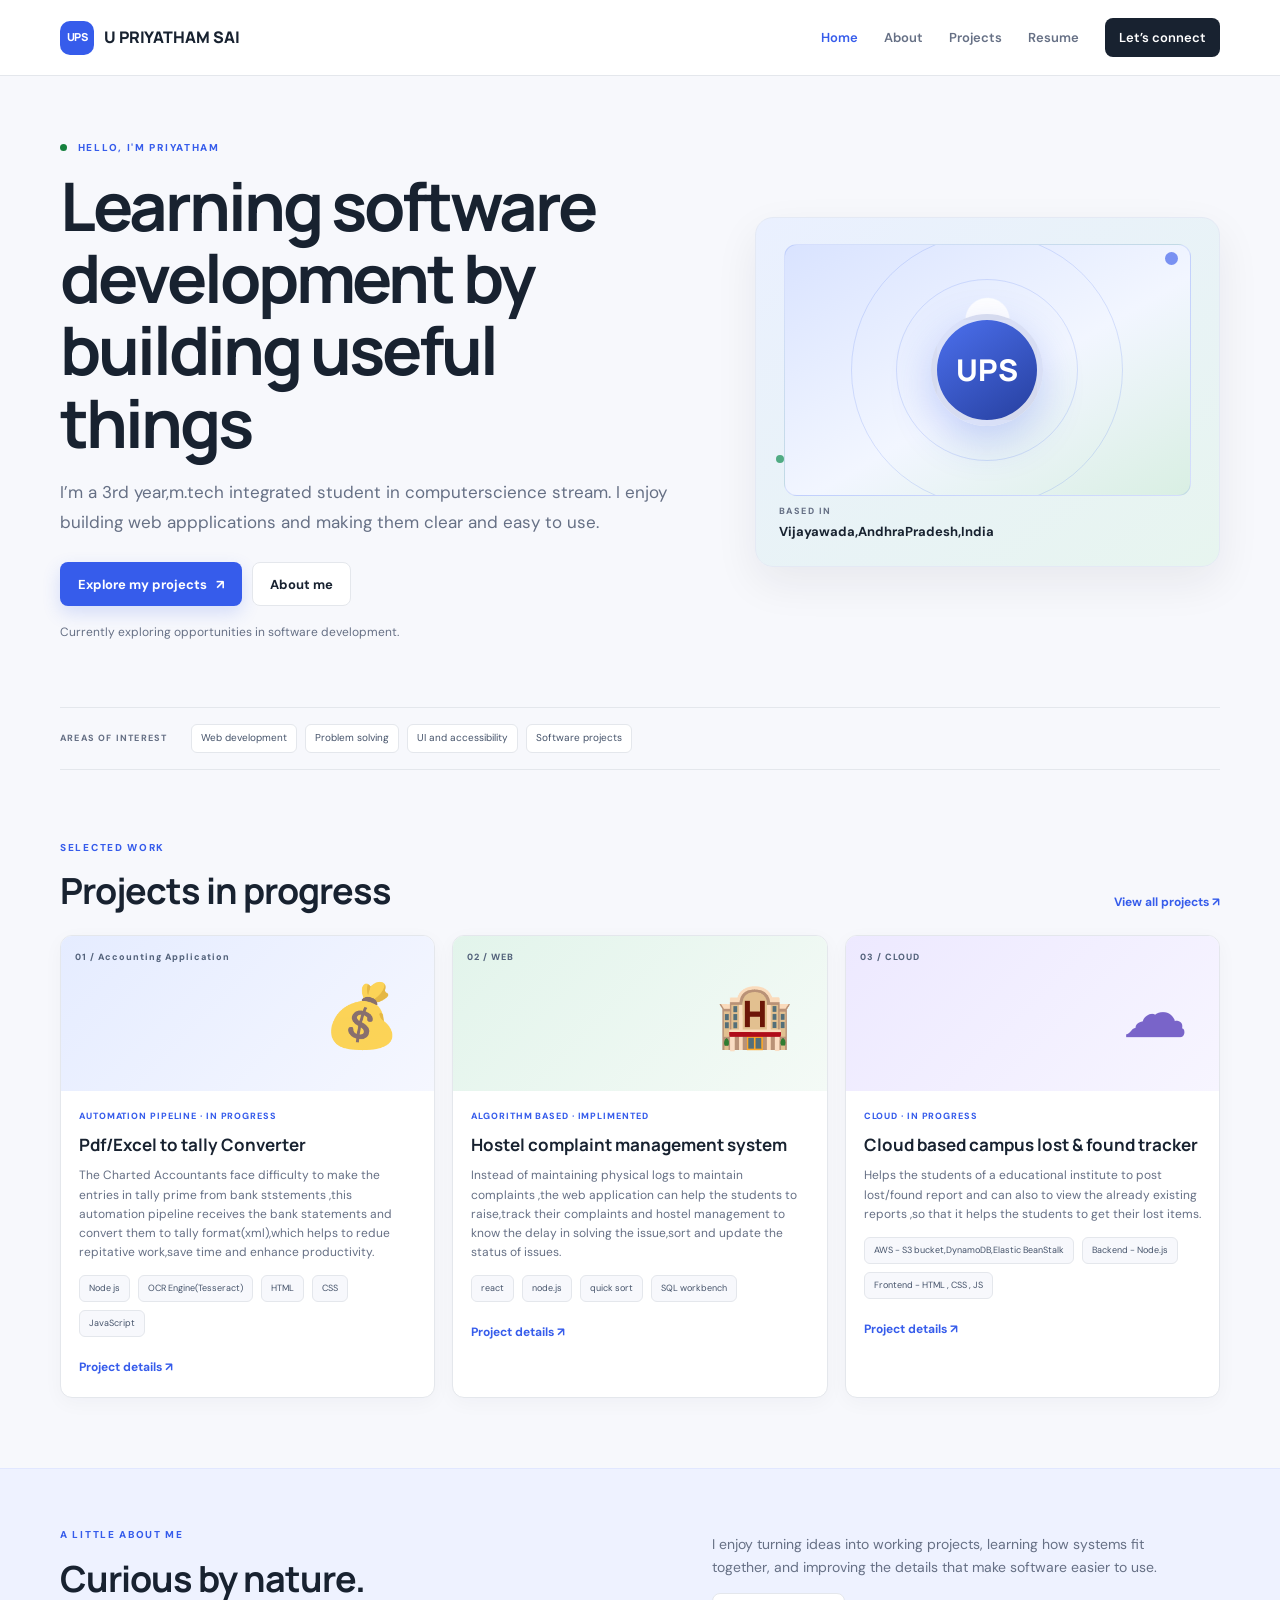
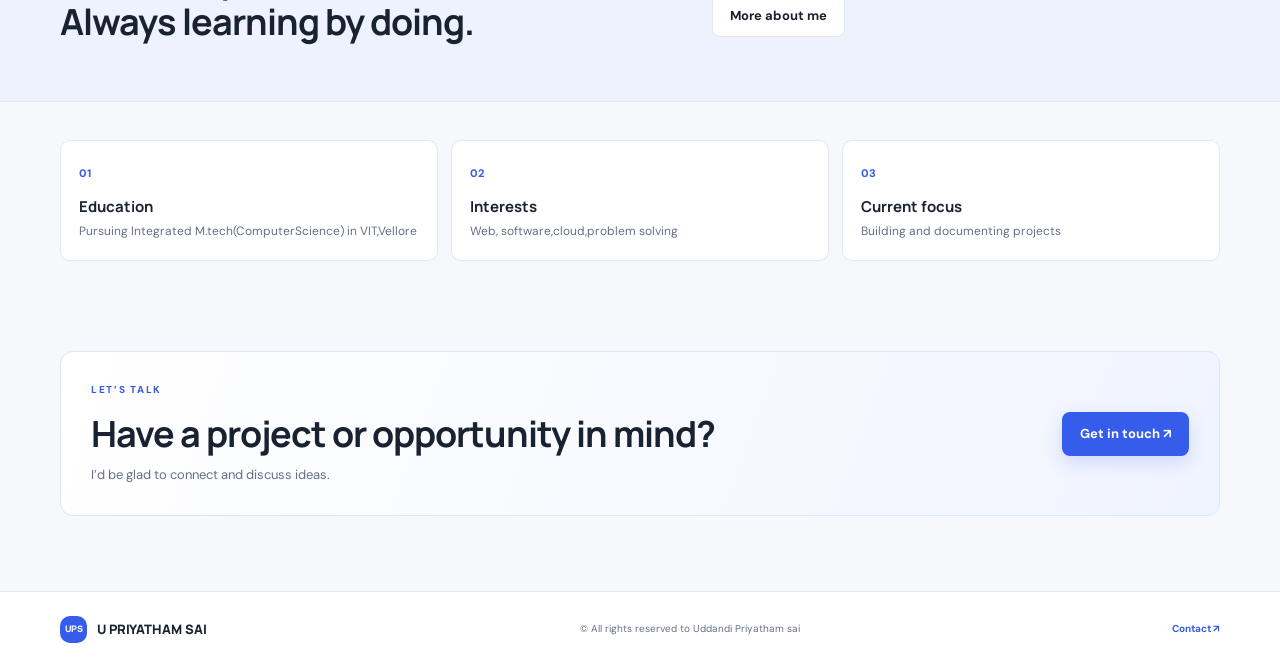
<file: index.html>
<!doctype html>
<html lang="en">
<head>
  <meta charset="utf-8">
  <meta name="viewport" content="width=device-width, initial-scale=1">
  <meta name="description" content="Personal portfolio of an aspiring software developer.">
  <title>Home | U PRIYATHAM SAI</title>
  <link rel="stylesheet" href="css/style.css">
  <script src="js/main.js" defer></script>
</head>
<body>
  <a class="skip-link" href="#main">Skip to content</a>
  <header class="site-header">
    <a class="brand" href="index.html"><span class="brand-mark">UPS</span> U PRIYATHAM SAI</a>
    <button class="menu-toggle" aria-expanded="false" aria-controls="site-nav" aria-label="Open menu">☰</button>
    <nav id="site-nav" class="site-nav" aria-label="Main navigation">
      <a href="index.html" aria-current="page">Home</a>
      <a href="about.html">About</a>
      <a href="projects.html">Projects</a>
      <a href="resume.html">Resume</a>
      <a class="nav-cta" href="contact.html">Let’s connect</a>
    </nav>
  </header>

  <main id="main">
    <section class="hero wrap">
      <div class="hero-copy">
        <p class="eyebrow"><span class="status-dot"></span> HELLO, I'M PRIYATHAM</p>
        <h1>Learning software development by building useful things</h1>
        <p class="lead">I’m a 3rd year,m.tech integrated student in computerscience stream. I enjoy building web appplications and making them clear and easy to use.</p>
        <div class="button-row">
          <a class="button primary" href="projects.html">Explore my projects <span aria-hidden="true">↗</span></a>
          <a class="button secondary" href="about.html">About me</a>
        </div>
        <p class="availability">Currently exploring opportunities in software development.</p>
      </div>
      <div class="portrait-card" aria-label="Profile placeholder">
        <div class="portrait-art"><span>UPS</span></div>
        <div class="portrait-caption"><span>BASED IN</span><strong>Vijayawada,AndhraPradesh,India</strong></div>
        <span class="orbit orbit-one"></span><span class="orbit orbit-two"></span>
      </div>
    </section>

    <section class="wrap skill-strip" aria-label="Areas of interest">
      <span>AREAS OF INTEREST</span>
      <ul class="chips"><li>Web development</li><li>Problem solving</li><li>UI and accessibility</li><li>Software projects</li></ul>
    </section>

    <section class="section wrap">
      <div class="section-heading">
        <div><p class="eyebrow">SELECTED WORK</p><h2>Projects in progress</h2></div>
        <a class="text-link" href="projects.html">View all projects ↗</a>
      </div>
      <div class="project-grid home-projects">
        <article class="project-card">
          <div class="project-art art-blue"><span>01 / Accounting Application</span><b>💰</b></div>
          <div class="project-content"><p class="card-kicker">AUTOMATION PIPELINE · IN PROGRESS</p><h3>Pdf/Excel to tally Converter</h3><p>The Charted Accountants face difficulty to make the entries in tally prime from bank ststements ,this automation pipeline receives the bank statements and convert them to tally format(xml),which helps to redue repitative work,save time and enhance productivity.</p><div class="tag-row"><span>Node js</span><span>OCR Engine(Tesseract)</span><span>HTML</span><span>CSS</span><span>JavaScript</span></div><a class="text-link" href="projects.html">Project details ↗</a></div>
        </article>
        <article class="project-card">
          <div class="project-art art-mint"><span>02 / WEB</span><b>🏨</b></div>
          <div class="project-content"><p class="card-kicker">ALGORITHM BASED · IMPLIMENTED</p><h3>Hostel complaint management system</h3><p>Instead of maintaining physical logs to maintain complaints ,the web application can help the students to raise,track their complaints and hostel management to know the delay in solving the issue,sort and update the status of issues.</p><div class="tag-row"><span>react</span><span>node.js</span><span>quick sort</span><span>SQL workbench</span></div><a class="text-link" href="projects.html">Project details ↗</a></div>
        </article>
        <article class="project-card">
          <div class="project-art art-lilac"><span>03 / CLOUD</span><b>☁</b></div>
          <div class="project-content"><p class="card-kicker">CLOUD · IN PROGRESS</p><h3>Cloud based campus lost & found tracker</h3><p>Helps the students of a educational institute to post lost/found report and can also to view the already existing reports ,so that it helps the students to get their lost items.</p><div class="tag-row"><span>AWS - S3 bucket,DynamoDB,Elastic BeanStalk</span><span>Backend - Node.js</span><span>Frontend - HTML , CSS , JS</span></div><a class="text-link" href="projects.html">Project details ↗</a></div>
        </article>
      </div>
    </section>

    <section class="about-preview">
      <div class="wrap preview-inner">
        <div><p class="eyebrow">A LITTLE ABOUT ME</p><h2>Curious by nature.<br>Always learning by doing.</h2></div>
        <div><p>I enjoy turning ideas into working projects, learning how systems fit together, and improving the details that make software easier to use.</p><a class="button secondary" href="about.html">More about me</a></div>
      </div>
    </section>

    <section class="wrap highlight-row" aria-label="Portfolio highlights">
      <article><span>01</span><h3>Education</h3><p>Pursuing Integrated M.tech(ComputerScience) in VIT,Vellore</p></article>
      <article><span>02</span><h3>Interests</h3><p>Web, software,cloud,problem solving</p></article>
      <article><span>03</span><h3>Current focus</h3><p>Building and documenting projects</p></article>
    </section>

    <section class="wrap closing-cta">
      <div><p class="eyebrow">LET’S TALK</p><h2>Have a project or opportunity in mind?</h2><p>I’d be glad to connect and discuss ideas.</p></div>
      <a class="button primary" href="contact.html">Get in touch ↗</a>
    </section>
  </main>

  <footer class="site-footer"><a class="brand" href="index.html"><span class="brand-mark">UPS</span> U PRIYATHAM SAI</a><span>&copy;  All rights reserved to Uddandi Priyatham sai</span><a href="contact.html">Contact ↗</a></footer>
</body>
</html>
</file>
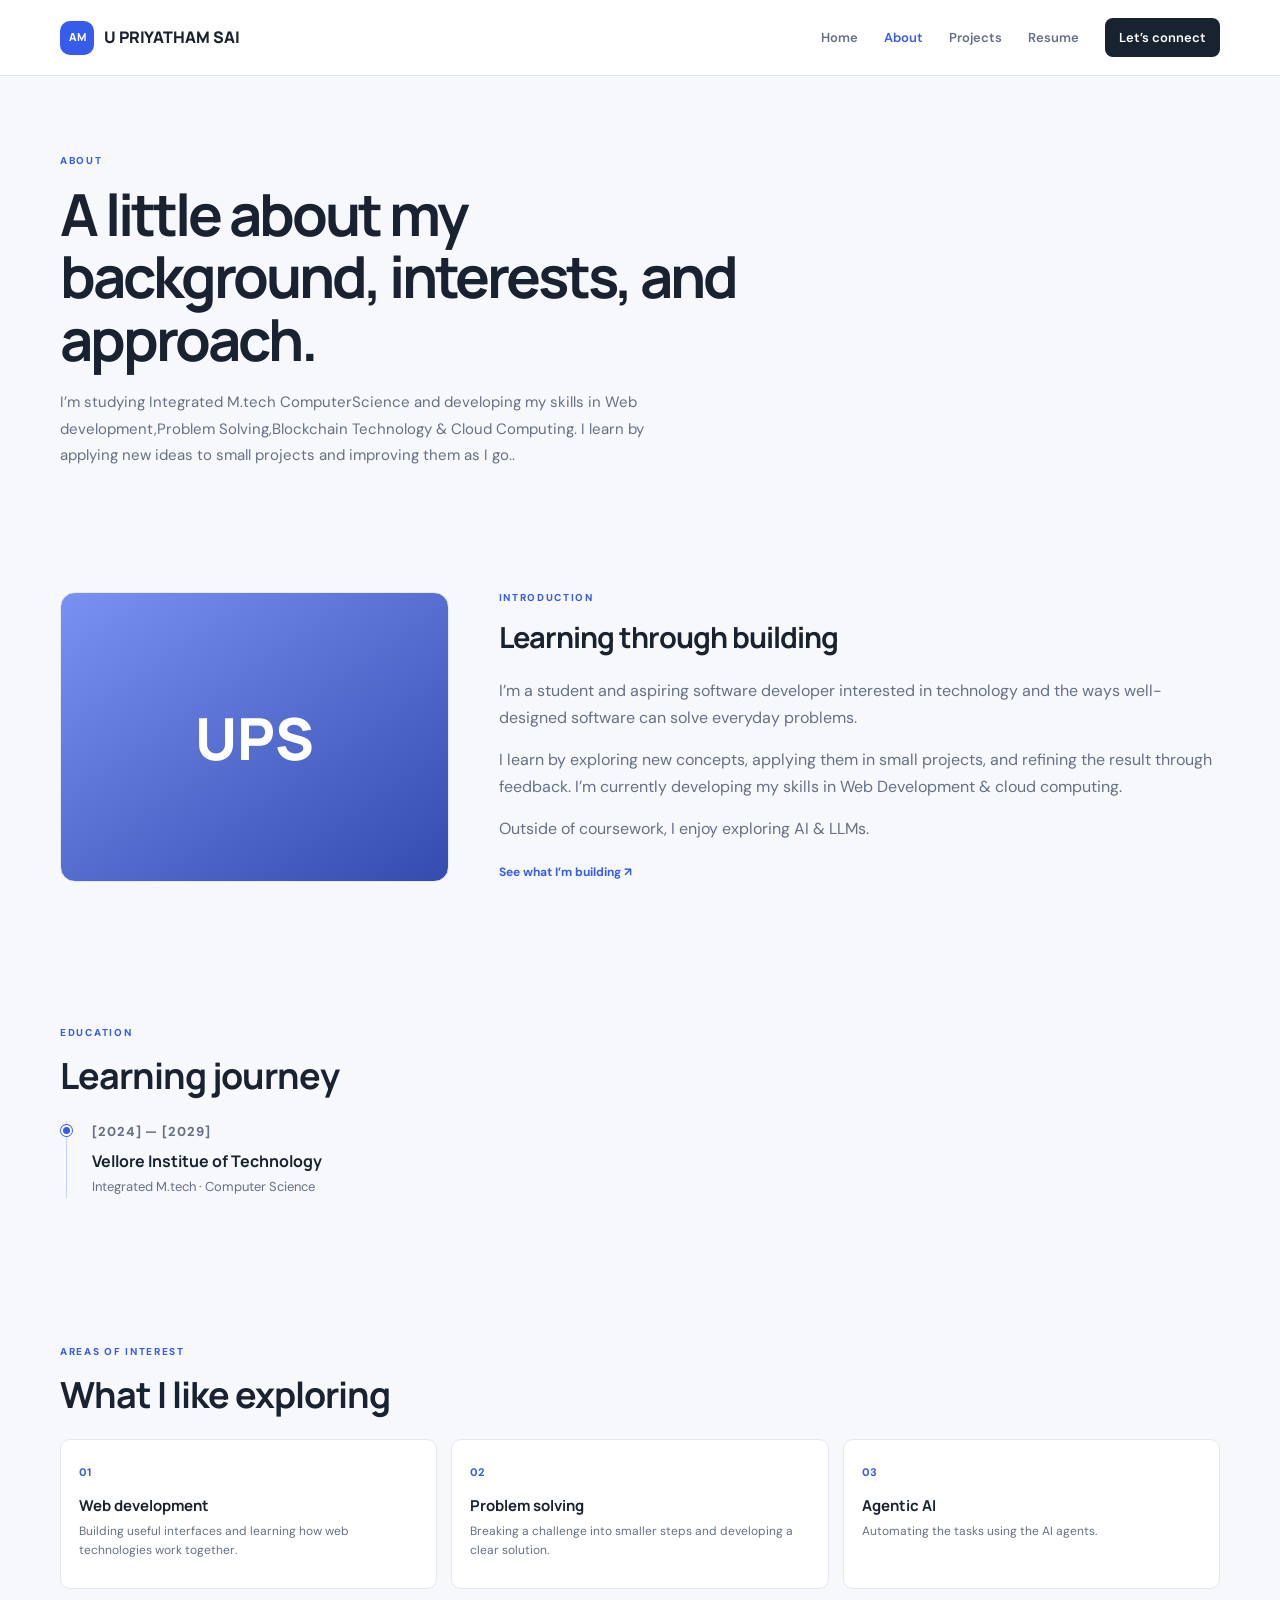
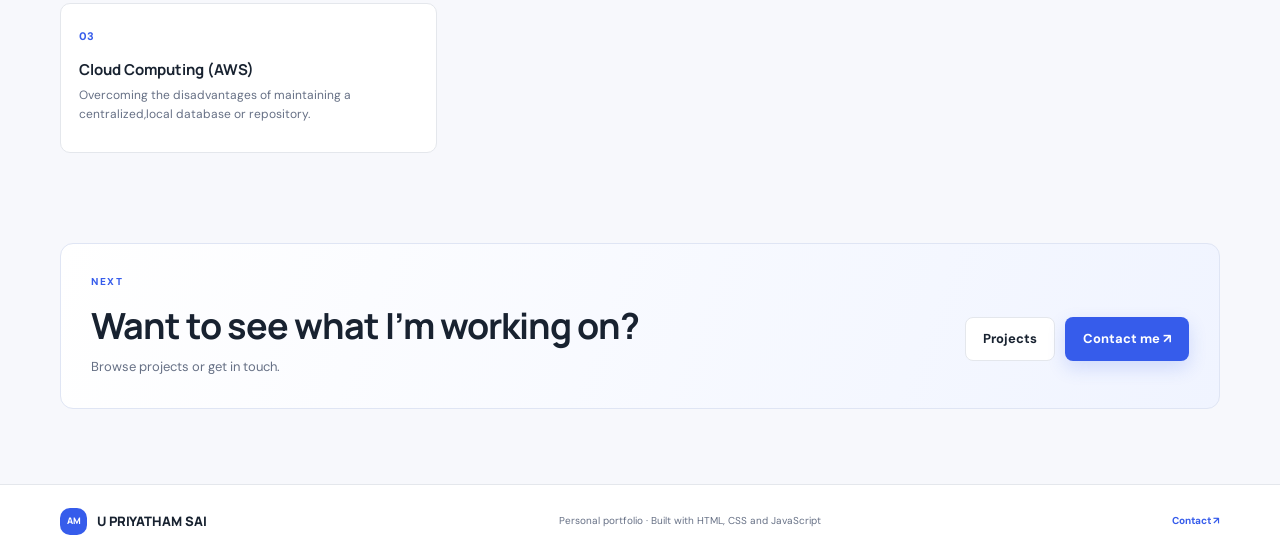
<file: about.html>
<!doctype html>
<html lang="en">
<head>
  <meta charset="utf-8"><meta name="viewport" content="width=device-width, initial-scale=1">
  <meta name="description" content="Background, education, and interests of U PRIYATHAM SAI.">
  <title>About | U PRIYATHAM SAI</title>
  <link rel="stylesheet" href="css/style.css"><script src="js/main.js" defer></script>
</head>
<body>
  <a class="skip-link" href="#main">Skip to content</a>
  <header class="site-header">
    <a class="brand" href="index.html"><span class="brand-mark">AM</span> U PRIYATHAM SAI</a>
    <button class="menu-toggle" aria-expanded="false" aria-controls="site-nav" aria-label="Open menu">☰</button>
    <nav id="site-nav" class="site-nav" aria-label="Main navigation">
      <a href="index.html">Home</a><a href="about.html" aria-current="page">About</a><a href="projects.html">Projects</a><a href="resume.html">Resume</a><a class="nav-cta" href="contact.html">Let’s connect</a>
    </nav>
  </header>
  <main id="main" class="wrap">
    <section class="page-hero"><p class="eyebrow">ABOUT</p><h1>A little about my background, interests, and approach.</h1><p class="lead">I’m studying Integrated M.tech ComputerScience and developing my skills in Web development,Problem Solving,Blockchain Technology & Cloud Computing. I learn by applying new ideas to small projects and improving them as I go..</p></section>
    <section class="about-layout section">
      <div class="profile-placeholder" aria-label="Initials placeholder">UPS</div>
      <div><p class="eyebrow">INTRODUCTION</p><h2>Learning through building</h2><p>I’m a student and aspiring software developer interested in technology and the ways well-designed software can solve everyday problems.</p><p>I learn by exploring new concepts, applying them in small projects, and refining the result through feedback. I’m currently developing my skills in Web Development & cloud computing.</p><p>Outside of coursework, I enjoy exploring AI & LLMs.</p><a class="text-link" href="projects.html">See what I’m building ↗</a></div>
    </section>
    <section class="section">
      <div class="section-heading"><div><p class="eyebrow">EDUCATION</p><h2>Learning journey</h2></div></div>
      <article class="timeline-item"><span class="timeline-dot"></span><p class="card-kicker">[2024] — [2029]</p><h3>Vellore Institue of Technology</h3><p>Integrated M.tech · Computer Science</p></article>
    </section>
    <section class="section">
      <div class="section-heading"><div><p class="eyebrow">AREAS OF INTEREST</p><h2>What I like exploring</h2></div></div>
      <div class="interest-grid">
        <article class="info-card"><span class="card-number">01</span><h3>Web development</h3><p>Building useful interfaces and learning how web technologies work together.</p></article>
        <article class="info-card"><span class="card-number">02</span><h3>Problem solving</h3><p>Breaking a challenge into smaller steps and developing a clear solution.</p></article>
        <article class="info-card"><span class="card-number">03</span><h3>Agentic AI</h3><p>Automating the tasks using the AI agents.</p></article>
		<article class="info-card"><span class="card-number">03</span><h3>Cloud Computing (AWS)</h3><p>Overcoming the disadvantages of maintaining a centralized,local database or repository.</p></article>
      </div>
    </section>
    <section class="closing-cta"><div><p class="eyebrow">NEXT</p><h2>Want to see what I’m working on?</h2><p>Browse projects or get in touch.</p></div><div class="button-row"><a class="button secondary" href="projects.html">Projects</a><a class="button primary" href="contact.html">Contact me ↗</a></div></section>
  </main>
  <footer class="site-footer"><a class="brand" href="index.html"><span class="brand-mark">AM</span> U PRIYATHAM SAI</a><span>Personal portfolio · Built with HTML, CSS and JavaScript</span><a href="contact.html">Contact ↗</a></footer>
</body>
</html>
</file>
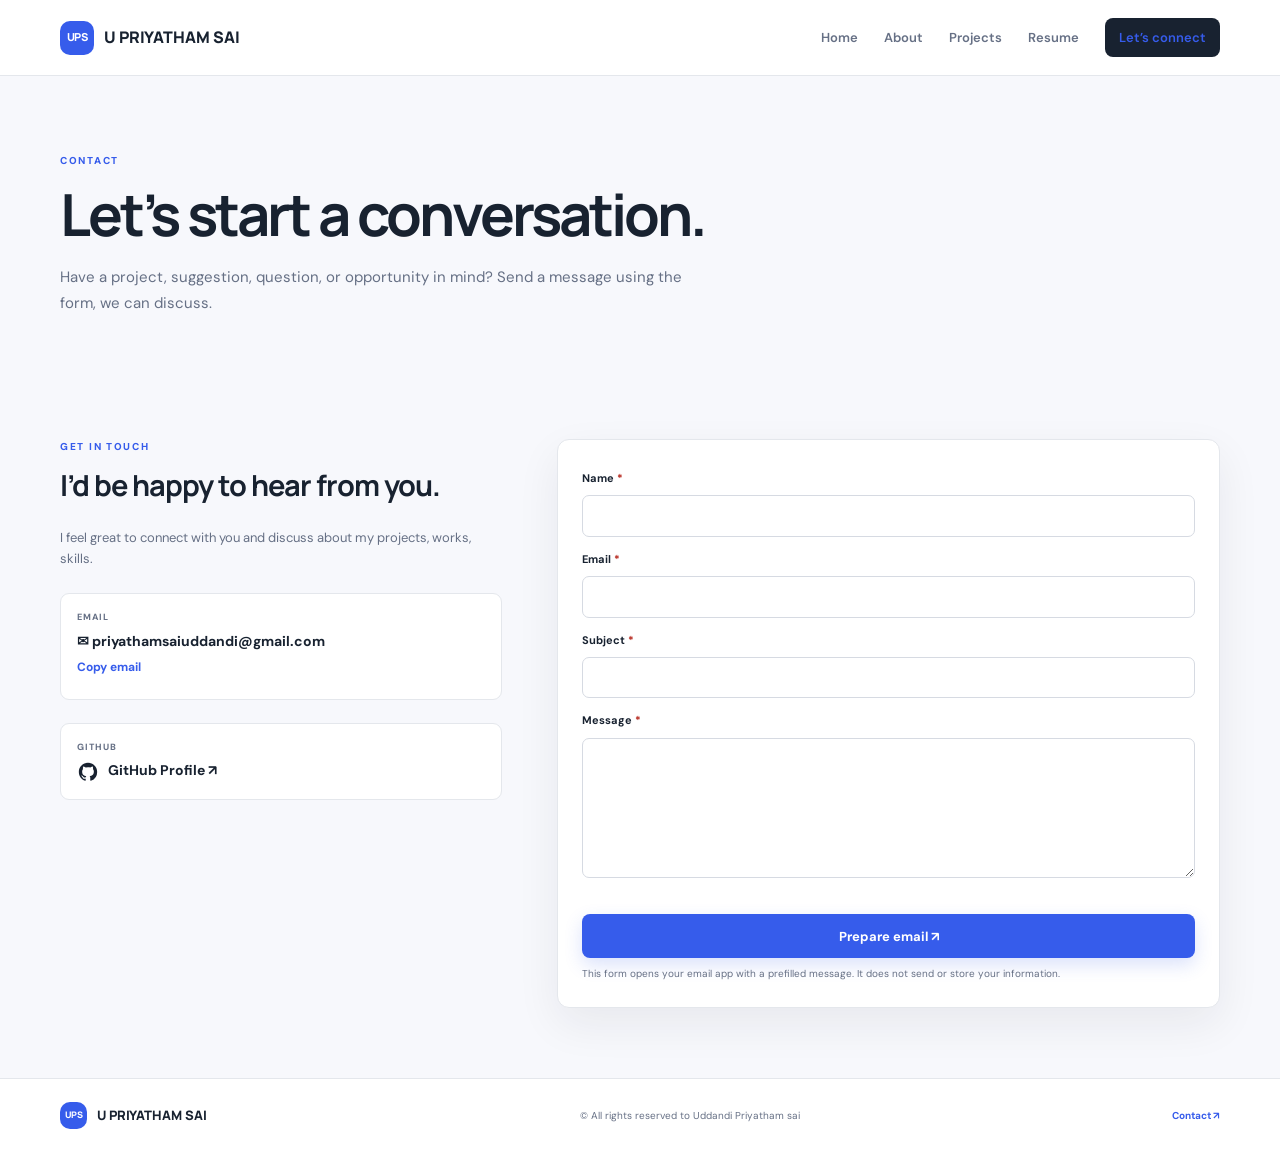
<file: contact.html>
<!doctype html>
<html lang="en">
<head>
  <meta charset="utf-8"><meta name="viewport" content="width=device-width, initial-scale=1">
  <meta name="description" content="Contact UPS.">
  <title>Contact | U PRIYATHAM SAI</title>
  <link rel="stylesheet" href="css/style.css"><script src="js/main.js" defer></script>
</head>
<body>
  <a class="skip-link" href="#main">Skip to content</a>
  <header class="site-header">
    <a class="brand" href="index.html"><span class="brand-mark">UPS</span> U PRIYATHAM SAI</a>
    <button class="menu-toggle" aria-expanded="false" aria-controls="site-nav" aria-label="Open menu">☰</button>
    <nav id="site-nav" class="site-nav" aria-label="Main navigation">
      <a href="index.html">Home</a><a href="about.html">About</a><a href="projects.html">Projects</a><a href="resume.html">Resume</a><a class="nav-cta" href="contact.html" aria-current="page">Let’s connect</a>
    </nav>
  </header>
  <main id="main" class="wrap">
    <section class="page-hero"><p class="eyebrow">CONTACT</p><h1>Let’s start a conversation.</h1><p class="lead">Have a project, suggestion, question, or opportunity in mind? Send a message using the form, we can discuss.</p></section>
    <section class="contact-layout section">
		<div class="contact-aside">
		  <p class="eyebrow">GET IN TOUCH</p>
		  <h2>I’d be happy to hear from you.</h2>
		  <p>I feel great to connect with you and discuss about my projects, works, skills.</p>

		  <div class="email-card">
			<span>EMAIL</span>
			<strong>
			  ✉ <a href="mailto:priyathamsaiuddandi@gmail.com" id="email-text">priyathamsaiuddandi@gmail.com</a>
			</strong>
			<button type="button" class="text-link" id="copy-email">Copy email</button>
			<span id="copy-status" class="muted" aria-live="polite"></span>
		  </div>

		  <div class="email-card">
			<span>GITHUB</span>
			<strong>
			  <a href="https://github.com/Priyathamsai-566" target="_blank" rel="noopener noreferrer" aria-label="Visit my GitHub profile">
				<svg xmlns="http://www.w3.org/2000/svg" width="22" height="22" viewBox="0 0 24 24" fill="currentColor" aria-hidden="true" style="vertical-align: middle; margin-right: 6px;">
				  <path d="M12 2C6.477 2 2 6.484 2 12.017c0 4.425 2.865 8.18 6.839 9.504.5.092.682-.217.682-.483 0-.237-.009-.868-.014-1.703-2.782.605-3.369-1.343-3.369-1.343-.454-1.158-1.11-1.467-1.11-1.467-.908-.62.069-.608.069-.608 1.003.07 1.531 1.032 1.531 1.032.892 1.53 2.341 1.088 2.91.832.092-.647.35-1.088.636-1.338-2.22-.253-4.555-1.112-4.555-4.951 0-1.093.39-1.988 1.029-2.688-.103-.253-.446-1.272.098-2.65 0 0 .84-.27 2.75 1.026A9.564 9.564 0 0 1 12 6.844c.85.004 1.705.115 2.504.337 1.909-1.296 2.747-1.026 2.747-1.026.546 1.379.202 2.398.1 2.651.64.7 1.028 1.595 1.028 2.688 0 3.848-2.339 4.695-4.566 4.943.359.31.678.92.678 1.855 0 1.338-.012 2.419-.012 2.747 0 .268.18.58.688.482A10.019 10.019 0 0 0 22 12.017C22 6.484 17.523 2 12 2Z"/>
				</svg>
				GitHub Profile ↗
			  </a>
			</strong>
		  </div>
		</div>	  
      <form id="contact-form" class="contact-form" novalidate>
        <label for="name">Name <span>*</span></label><input id="name" name="name" autocomplete="name" required maxlength="80">
        <label for="email">Email <span>*</span></label><input id="email" name="email" type="email" autocomplete="email" required maxlength="120">
        <label for="subject">Subject <span>*</span></label><input id="subject" name="subject" required maxlength="120">
        <label for="message">Message <span>*</span></label><textarea id="message" name="message" rows="6" required minlength="10" maxlength="2000"></textarea>
        <p id="form-error" class="form-message" role="alert"></p>
        <button class="button primary" type="submit">Prepare email ↗</button>
        <p class="form-note">This form opens your email app with a prefilled message. It does not send or store your information.</p>
      </form>
    </section>
  </main>
  <footer class="site-footer"><a class="brand" href="index.html"><span class="brand-mark">UPS</span> U PRIYATHAM SAI</a><span>&copy;  All rights reserved to Uddandi Priyatham sai</span><a href="contact.html">Contact ↗</a></footer>
</body>
</html>
</file>
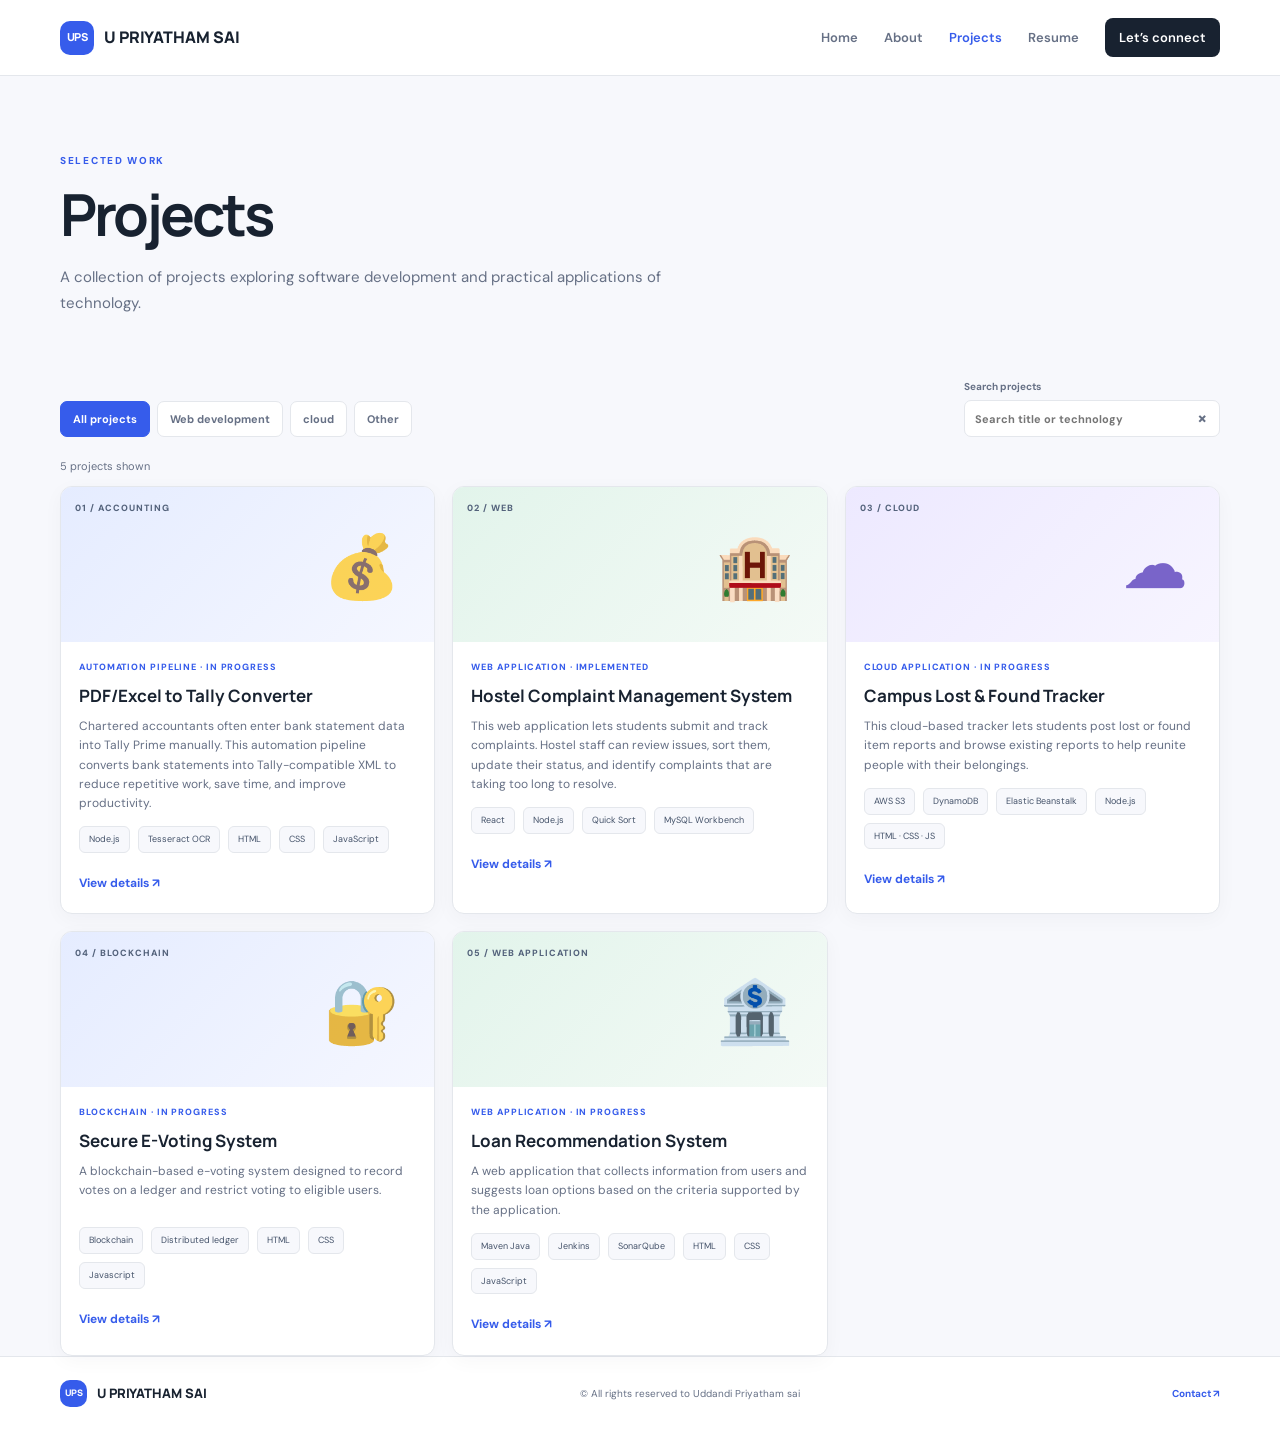
<file: projects.html>
<!doctype html>
<html lang="en">
  <head>
    <meta charset="utf-8">
    <meta name="viewport" content="width=device-width, initial-scale=1">
    <meta name="description" content="Projects by UPS.">
    <title>Projects | U PRIYATHAM SAI</title>
    <link rel="stylesheet" href="css/style.css">
    <script src="js/main.js" defer></script>
  </head>
  <body>
    <a class="skip-link" href="#main">Skip to content</a>
    <header class="site-header">
      <a class="brand" href="index.html"><span class="brand-mark">UPS</span> U PRIYATHAM SAI</a>
      <button class="menu-toggle" aria-expanded="false" aria-controls="site-nav" aria-label="Open menu">☰</button>
      <nav id="site-nav" class="site-nav" aria-label="Main navigation">
        <a href="index.html">Home</a>
        <a href="about.html">About</a>
        <a href="projects.html" aria-current="page">Projects</a>
        <a href="resume.html">Resume</a>
        <a class="nav-cta" href="contact.html">Let’s connect</a>
      </nav>
    </header>
    <main id="main" class="wrap">
      <section class="page-hero">
        <p class="eyebrow">SELECTED WORK</p>
        <h1>Projects</h1>
        <p class="lead">A collection of projects exploring software development and practical applications of technology.</p>
      </section>
      <section class="project-tools" aria-label="Project filters">
        <div class="filter-row" role="group" aria-label="Filter projects by category">
          <button class="filter-button active" data-filter="all" aria-pressed="true">All projects</button>
          <button class="filter-button" data-filter="web" aria-pressed="false">Web development</button>
          <button class="filter-button" data-filter="cloud" aria-pressed="false">cloud</button>
          <button class="filter-button" data-filter="other" aria-pressed="false">Other</button>
        </div>
        <label class="search-label">Search projects
          <span class="search-box"><input id="project-search" type="search" placeholder="Search title or technology"><button id="clear-search" type="button" aria-label="Clear search">×</button></span>
        </label>
      </section>
      <p id="project-count" class="muted" aria-live="polite"></p>
      <section class="project-grid" id="project-grid" aria-label="Projects">
        <article class="project-card"
          data-category="other"
          data-search="accounting automation pdf excel tally converter bank statements xml node.js tesseract ocr html css javascript">
          <div class="project-art art-blue"><span>01 / ACCOUNTING</span><b>💰</b></div>
          <div class="project-content">
            <p class="card-kicker">AUTOMATION PIPELINE · IN PROGRESS</p>
            <h2>PDF/Excel to Tally Converter</h2>
            <p>Chartered accountants often enter bank statement data into Tally Prime manually. This automation pipeline converts bank statements into Tally-compatible XML to reduce repetitive work, save time, and improve productivity.</p>
            <div class="tag-row"><span>Node.js</span><span>Tesseract OCR</span><span>HTML</span><span>CSS</span><span>JavaScript</span></div>
            <button class="text-link detail-button"
              data-title="PDF/Excel to Tally Converter"
              data-description="Chartered accountants often enter bank statement data into Tally Prime manually. This automation pipeline converts bank statements into Tally-compatible XML to reduce repetitive work, save time, and improve productivity."
              data-role="creating the automation pipeline and integrating the OCR engine and the backend Node js frame work handling."
              data-status="In progress">View details ↗</button>
          </div>
        </article>
        <article class="project-card"
          data-category="web"
          data-search="hostel complaint management system student complaints tracking status react node.js quick sort mysql workbench">
          <div class="project-art art-mint"><span>02 / WEB</span><b>🏨</b></div>
          <div class="project-content">
            <p class="card-kicker">WEB APPLICATION · IMPLEMENTED</p>
            <h2>Hostel Complaint Management System</h2>
            <p>This web application lets students submit and track complaints. Hostel staff can review issues, sort them, update their status, and identify complaints that are taking too long to resolve.</p>
            <div class="tag-row"><span>React</span><span>Node.js</span><span>Quick Sort</span><span>MySQL Workbench</span></div>
            <button class="text-link detail-button"
              data-title="Hostel Complaint Management System"
              data-description="This web application lets students submit and track complaints. Hostel staff can review issues, sort them, update their status, and identify complaints that are taking too long to resolve."
              data-role="backend Node js handling and database handling."
              data-status="Implemented">View details ↗</button>
          </div>
        </article>
        <article class="project-card"
          data-category="cloud"
          data-search="cloud campus lost found tracker aws s3 dynamodb elastic beanstalk node.js html css javascript">
          <div class="project-art art-lilac"><span>03 / CLOUD</span><b>☁</b></div>
          <div class="project-content">
            <p class="card-kicker">CLOUD APPLICATION · IN PROGRESS</p>
            <h2>Campus Lost &amp; Found Tracker</h2>
            <p>This cloud-based tracker lets students post lost or found item reports and browse existing reports to help reunite people with their belongings.</p>
            <div class="tag-row"><span>AWS S3</span><span>DynamoDB</span><span>Elastic Beanstalk</span><span>Node.js</span><span>HTML · CSS · JS</span></div>
            <button class="text-link detail-button"
              data-title="Campus Lost &amp; Found Tracker"
              data-description="This cloud-based tracker lets students post lost or found item reports and browse existing reports to help reunite people with their belongings."
              data-role="Frontend design & development & testing(integration testing and end-to-end testing)."
              data-status="In progress">View details ↗</button>
          </div>
        </article>
		<article class="project-card"
		  data-category="other"
		  data-search="secure e voting blockchain ledger voting election voter verification">
		  <div class="project-art art-blue"><span>04 / BLOCKCHAIN</span><b>🔐</b></div>
		  <div class="project-content">
			<p class="card-kicker">BLOCKCHAIN · IN PROGRESS</p>
			<h2>Secure E-Voting System</h2>
			<p>A blockchain-based e-voting system designed to record votes on a ledger and restrict voting to eligible users. </p>
			<div class="tag-row"><span>Blockchain</span><span>Distributed ledger</span><span>HTML</span><span>CSS</span><span>Javascript</span></div>
			<button class="text-link detail-button"
			  data-title="Secure E-Voting System"
			  data-description="A blockchain-based e-voting system designed to record votes on a ledger and restrict voting to eligible users.."
			  data-role="Frontend development & testing."
			  data-status="In progress">View details ↗</button>
		  </div>
		</article>

		<article class="project-card"
		  data-category="web"
		  data-search="loan recommendation system web application user information loan suggestions">
		  <div class="project-art art-mint"><span>05 / WEB APPLICATION</span><b>🏦</b></div>
		  <div class="project-content">
			<p class="card-kicker">WEB APPLICATION · IN PROGRESS</p>
			<h2>Loan Recommendation System</h2>
			<p>A web application that collects information from users and suggests loan options based on the criteria supported by the application.</p>
			<div class="tag-row"><span>Maven Java</span><span>Jenkins</span><span>SonarQube</span><span>HTML</span><span>CSS</span><span>JavaScript</span></div>
			<button class="text-link detail-button"
			  data-title="Loan Recommendation System"
			  data-description="A web application that collects information from users and suggests loan options based on the criteria supported by the application."
			  data-role="The complete application i.e the pipeline creation, development, building, testing."
			  data-status="In progress">View details ↗</button>
		  </div>
		</article>
      </section>
      <p class="empty-state" id="empty-state" hidden>No projects found. Try another search term or category.</p>
      <dialog id="project-dialog" class="project-dialog" aria-labelledby="dialog-title">
        <form method="dialog">
          <button class="dialog-close" aria-label="Close project details">×</button>
        </form>
        <p class="eyebrow">PROJECT DETAILS</p>
        <h2 id="dialog-title"></h2>
        <p id="dialog-description"></p>
        <dl class="detail-list">
          <div>
            <dt>My contribution</dt>
            <dd id="dialog-role"></dd>
          </div>
          <div>
            <dt>Status</dt>
            <dd id="dialog-status"></dd>
          </div>
        </dl>
        
    </main>
    <footer class="site-footer">
      <a class="brand" href="index.html"><span class="brand-mark">UPS</span> U PRIYATHAM SAI</a>
      <span>&copy;  All rights reserved to Uddandi Priyatham sai</span>
      <a href="contact.html">Contact ↗</a>
    </footer>
  </body>
</html>
</file>
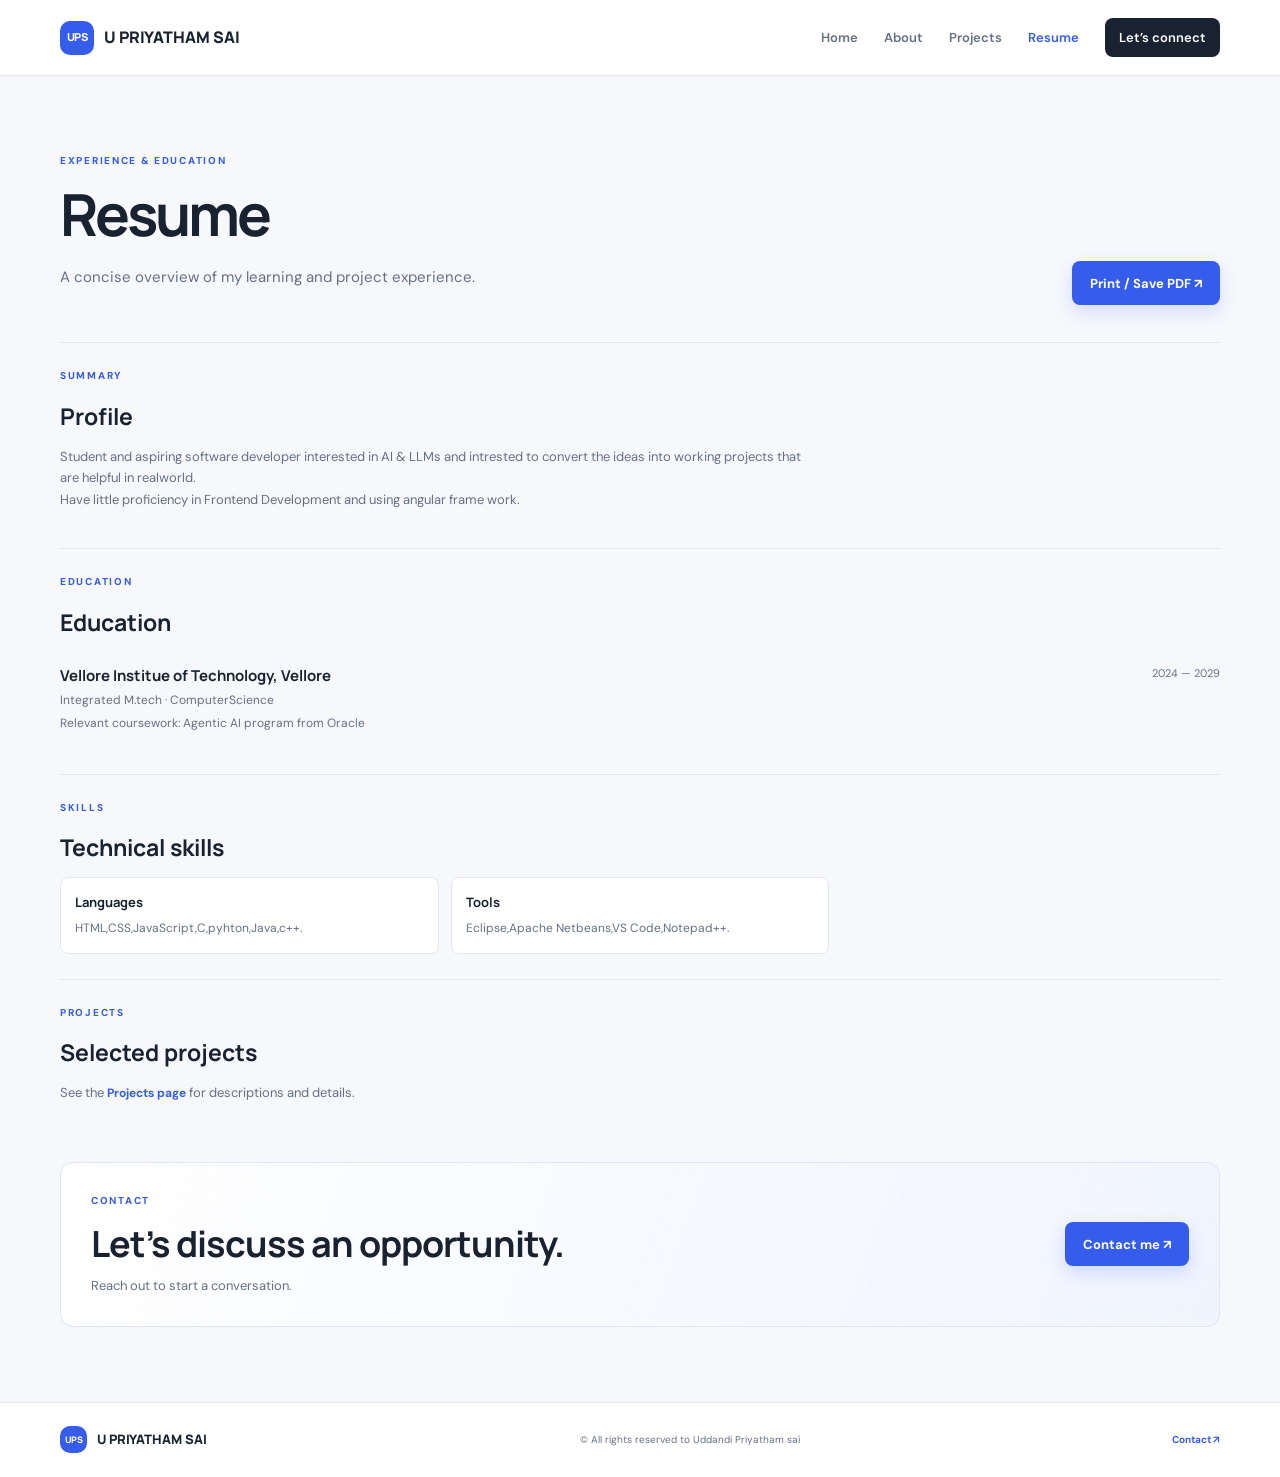
<file: resume.html>
<!doctype html>
<html lang="en">
<head>
  <meta charset="utf-8"><meta name="viewport" content="width=device-width, initial-scale=1">
  <meta name="description" content="Resume and experience of UPS.">
  <title>Resume | U PRIYATHAM SAI</title>
  <link rel="stylesheet" href="css/style.css"><script src="js/main.js" defer></script>
</head>
<body>
  <a class="skip-link" href="#main">Skip to content</a>
  <header class="site-header">
    <a class="brand" href="index.html"><span class="brand-mark">UPS</span> U PRIYATHAM SAI</a>
    <button class="menu-toggle" aria-expanded="false" aria-controls="site-nav" aria-label="Open menu">☰</button>
    <nav id="site-nav" class="site-nav" aria-label="Main navigation">
      <a href="index.html">Home</a><a href="about.html">About</a><a href="projects.html">Projects</a><a href="resume.html" aria-current="page">Resume</a><a class="nav-cta" href="contact.html">Let’s connect</a>
    </nav>
  </header>
  <main id="main" class="wrap">
    <section class="page-hero resume-heading"><div><p class="eyebrow">EXPERIENCE & EDUCATION</p><h1>Resume</h1><p class="lead">A concise overview of my learning and project experience.</p></div><button class="button primary no-print" id="print-resume" type="button">Print / Save PDF ↗</button></section>
    <section class="resume-section"><p class="eyebrow">SUMMARY</p><h2>Profile</h2><p>Student and aspiring software developer interested in AI & LLMs and intrested to convert the ideas into working projects that are helpful in realworld. <br/> Have little proficiency in Frontend Development and using angular frame work.</p></section>
    <section class="resume-section"><p class="eyebrow">EDUCATION</p><h2>Education</h2><article class="resume-entry"><div><h3>Vellore Institue of Technology, Vellore</h3><p>Integrated M.tech · ComputerScience</p><p class="muted">Relevant coursework: Agentic AI program from Oracle</p></div><span>2024 — 2029</span></article></section>
    <section class="resume-section"><p class="eyebrow">SKILLS</p><h2>Technical skills</h2><div class="skills-columns"><div><h3>Languages</h3><p>HTML,CSS,JavaScript,C,pyhton,Java,c++.</p></div><div><h3>Tools</h3><p>Eclipse,Apache Netbeans,VS Code,Notepad++.</p></div></div></section>
    <section class="resume-section"><p class="eyebrow">PROJECTS</p><h2>Selected projects</h2><p>See the <a class="text-link" href="projects.html">Projects page</a> for descriptions and details.</p></section>
    <section class="closing-cta no-print"><div><p class="eyebrow">CONTACT</p><h2>Let’s discuss an opportunity.</h2><p>Reach out to start a conversation.</p></div><a class="button primary" href="contact.html">Contact me ↗</a></section>
  </main>
  <footer class="site-footer no-print"><a class="brand" href="index.html"><span class="brand-mark">UPS</span> U PRIYATHAM SAI</a><span>&copy;  All rights reserved to Uddandi Priyatham sai</span><a href="contact.html">Contact ↗</a></footer>
</body>
</html>
</file>
<file: css/style.css>
@import url("https://fonts.googleapis.com/css2?family=DM+Sans:wght@400;500;600;700&family=Manrope:wght@400;500;600;700;800&display=swap");

:root {
  --bg: #f7f8fc;
  --surface: #fff;
  --text: #182230;
  --muted: #667085;
  --blue: #365ceb;
  --blue-dark: #2548cb;
  --blue-pale: #eef2ff;
  --mint: #e8f6ef;
  --lilac: #f0edff;
  --border: #e4e7ec;
  --green: #15803d;
  --red: #b42318;
  --shadow: 0 16px 44px rgba(24, 34, 48, .07);
  --width: 1160px;
}
* { box-sizing: border-box; }
html { scroll-behavior: smooth; }
body { margin: 0; color: var(--text); background: var(--bg); font: 16px/1.65 "DM Sans", Arial, sans-serif; }
h1, h2, h3, p { margin-top: 0; }
h1, h2, h3, .brand { font-family: "Manrope", "DM Sans", sans-serif; }
a { color: inherit; text-decoration: none; }
button, input, textarea { font: inherit; }
button { color: inherit; }
:focus-visible { outline: 3px solid #7890ff; outline-offset: 3px; }
.wrap { width: min(var(--width), calc(100% - 48px)); margin-inline: auto; }
.skip-link { position: absolute; left: -9999px; top: 8px; z-index: 10; background: var(--surface); padding: 10px; }
.skip-link:focus { left: 8px; }
.site-header { height: 76px; padding: 0 max(24px, calc((100% - var(--width)) / 2)); display: flex; align-items: center; justify-content: space-between; gap: 24px; position: sticky; top: 0; z-index: 5; background: rgba(255,255,255,.94); border-bottom: 1px solid var(--border); backdrop-filter: blur(14px); }
.brand { display: inline-flex; align-items: center; gap: 10px; font-size: 16px; font-weight: 800; white-space: nowrap; }
.brand-mark { display: grid; place-items: center; width: 34px; height: 34px; color: white; background: var(--blue); border-radius: 10px; font-size: 11px; letter-spacing: -.5px; }
.site-nav { display: flex; align-items: center; gap: 26px; }
.site-nav a { color: var(--muted); font-weight: 600; font-size: 13px; transition: color .2s; }
.site-nav a:hover, .site-nav a[aria-current="page"] { color: var(--blue); }
.site-nav .nav-cta { padding: 9px 14px; color: white; background: var(--text); border-radius: 8px; }
.site-nav .nav-cta:hover { color: white; background: var(--blue); }
.menu-toggle { display: none; border: 1px solid var(--border); border-radius: 8px; padding: 7px 11px; background: white; cursor: pointer; }
.hero { display: grid; grid-template-columns: 1.15fr .85fr; align-items: center; gap: 65px; min-height: 530px; padding-block: 64px; }
.eyebrow { margin: 0 0 13px; color: var(--blue); font-size: 10px; font-weight: 800; letter-spacing: 1.7px; }
.status-dot { display: inline-block; width: 7px; height: 7px; margin-right: 7px; border-radius: 50%; background: var(--green); }
.hero h1, .page-hero h1 { max-width: 720px; margin-bottom: 19px; font-size: clamp(42px, 6vw, 67px); line-height: 1.08; letter-spacing: -3px; }
.hero h1 span { color: var(--blue); }
.lead { max-width: 640px; color: var(--muted); font-size: 17px; line-height: 1.75; }
.button-row { display: flex; gap: 10px; flex-wrap: wrap; margin-top: 25px; }
.button { min-height: 44px; display: inline-flex; align-items: center; justify-content: center; gap: 9px; padding: 0 17px; border: 1px solid transparent; border-radius: 8px; font-size: 13px; font-weight: 700; cursor: pointer; transition: transform .2s, background .2s, box-shadow .2s; }
.button:hover { transform: translateY(-2px); }
.button.primary { color: white; background: var(--blue); box-shadow: 0 7px 18px rgba(54,92,235,.18); }
.button.primary:hover { background: var(--blue-dark); }
.button.secondary { color: var(--text); background: white; border-color: var(--border); }
.button.secondary:hover { background: var(--blue-pale); border-color: #cbd5ff; }
.availability { margin: 17px 0 0; color: var(--muted); font-size: 12px; }
.portrait-card { min-height: 350px; position: relative; padding: 23px; display: flex; align-items: end; overflow: hidden; background: linear-gradient(145deg, #eaf0ff, #e7f5ef); border: 1px solid #e4e9f4; border-radius: 18px; box-shadow: var(--shadow); }
.portrait-art { position: absolute; inset: 26px 28px 70px; display: grid; place-items: center; overflow: hidden; border: 1px solid rgba(54,92,235,.15); border-radius: 13px; background: radial-gradient(circle at 50% 30%, #fff 0 8%, transparent 8.5%), linear-gradient(150deg, #d9e3ff, #f2f6ff 55%, #d9efe3); }
.portrait-art::before, .portrait-art::after { content: ""; position: absolute; width: 180px; height: 180px; border: 1px solid rgba(54,92,235,.16); border-radius: 50%; }
.portrait-art::after { width: 270px; height: 270px; }
.portrait-art span { z-index: 1; display: grid; place-items: center; width: 112px; height: 112px; border: 6px solid rgba(255,255,255,.8); border-radius: 50%; color: white; background: linear-gradient(145deg, #4c70ee, #263f9e); font: 800 30px "Manrope", sans-serif; box-shadow: 0 15px 40px rgba(54,92,235,.25); }
.portrait-caption { z-index: 1; display: grid; gap: 2px; }
.portrait-caption span { color: var(--muted); font-size: 9px; font-weight: 800; letter-spacing: 1.5px; }
.portrait-caption strong { font-size: 13px; }
.orbit { position: absolute; width: 13px; height: 13px; border-radius: 50%; background: #7991f2; }
.orbit-one { top: 34px; right: 41px; }.orbit-two { bottom: 103px; left: 20px; width: 8px; height: 8px; background: #50ab83; }
.skill-strip { display: flex; align-items: center; gap: 24px; padding-block: 16px; border-block: 1px solid var(--border); }
.skill-strip > span { color: var(--muted); font-size: 9px; font-weight: 800; letter-spacing: 1.2px; white-space: nowrap; }
.chips, .tag-row { display: flex; flex-wrap: wrap; gap: 8px; list-style: none; padding: 0; margin: 0; }
.chips li, .tag-row span { padding: 5px 9px; color: #45536a; background: white; border: 1px solid var(--border); border-radius: 6px; font-size: 10px; }
.section { padding-block: 70px; }
.section-heading { display: flex; justify-content: space-between; align-items: end; gap: 20px; margin-bottom: 23px; }
.section-heading h2, .preview-inner h2, .closing-cta h2 { margin: 0; font-size: clamp(25px, 3.3vw, 36px); line-height: 1.2; letter-spacing: -1px; }
.text-link { display: inline-block; padding: 0; border: 0; color: var(--blue); background: transparent; font-weight: 700; font-size: 12px; cursor: pointer; }
.text-link:hover { color: var(--blue-dark); text-decoration: underline; text-underline-offset: 3px; }
.project-grid { display: grid; grid-template-columns: repeat(3, 1fr); gap: 17px; }
.project-card { overflow: hidden; border: 1px solid var(--border); border-radius: 12px; background: var(--surface); box-shadow: 0 5px 20px rgba(24,34,48,.035); transition: transform .2s, box-shadow .2s; }
.project-card:hover { transform: translateY(-4px); box-shadow: var(--shadow); }
.project-art { height: 155px; padding: 14px; display: flex; align-items: flex-start; justify-content: space-between; overflow: hidden; }
.project-art span { color: #53627b; font-size: 9px; font-weight: 800; letter-spacing: 1px; }
.project-art b { align-self: center; margin-right: 20px; color: rgba(54,92,235,.78); font: 800 62px "Manrope", sans-serif; }
.art-blue { background: linear-gradient(135deg, #e5ecff, #f5f7ff); }
.art-mint { background: linear-gradient(135deg, #e2f4eb, #f4faf6); }
.art-mint b { color: #318763; }
.art-lilac { background: linear-gradient(135deg, #ede9ff, #f7f5ff); }
.art-lilac b { color: #7964c9; }
.project-content { padding: 18px; }
.card-kicker { margin: 0 0 7px; color: var(--blue); font-size: 9px; font-weight: 800; letter-spacing: .9px; }
.project-content h2, .project-content h3 { margin: 0 0 7px; font-size: 17px; }
.project-content > p:not(.card-kicker) { min-height: 52px; color: var(--muted); font-size: 12px; line-height: 1.6; }
.tag-row { margin: 13px 0 16px; }
.tag-row span { background: var(--bg); font-size: 9px; }
.about-preview { padding: 58px 0; background: #eef2ff; border-block: 1px solid #e1e7ff; }
.preview-inner { display: grid; grid-template-columns: 1fr .85fr; align-items: center; gap: 55px; }
.preview-inner > div:nth-child(2) p { max-width: 470px; color: var(--muted); font-size: 14px; }
.highlight-row { display: grid; grid-template-columns: repeat(3,1fr); gap: 13px; padding-block: 38px 70px; }
.highlight-row article, .info-card { padding: 18px; border: 1px solid var(--border); border-radius: 10px; background: white; }
.highlight-row article > span, .card-number { color: var(--blue); font: 11px "DM Sans", sans-serif; font-weight: 800; }
.highlight-row h3, .info-card h3 { margin: 9px 0 3px; font-size: 15px; }
.highlight-row p, .info-card p { margin: 0; color: var(--muted); font-size: 12px; }
.closing-cta { display: flex; align-items: center; justify-content: space-between; gap: 25px; margin-block: 20px 75px; padding: 30px; border: 1px solid #dfe5f4; border-radius: 13px; background: linear-gradient(110deg, white, #f0f4ff); }
.closing-cta p:not(.eyebrow) { margin: 9px 0 0; color: var(--muted); font-size: 13px; }
.site-footer { min-height: 75px; padding: 18px max(24px, calc((100% - var(--width)) / 2)); display: flex; align-items: center; justify-content: space-between; gap: 15px; border-top: 1px solid var(--border); background: white; color: var(--muted); font-size: 10px; }
.site-footer .brand { color: var(--text); font-size: 13px; }.site-footer .brand-mark { width: 27px; height: 27px; font-size: 9px; }.site-footer > a:last-child { color: var(--blue); font-weight: 700; }
.page-hero { padding-block: 77px 37px; }
.page-hero h1 { font-size: clamp(40px, 6vw, 58px); }
.page-hero .lead { font-size: 15px; }
.about-layout { display: grid; grid-template-columns: .7fr 1.3fr; gap: 50px; align-items: center; }
.about-layout h2, .contact-aside h2 { font-size: 29px; line-height: 1.2; letter-spacing: -1px; }
.about-layout p:not(.eyebrow) { color: var(--muted); }
.profile-placeholder { min-height: 290px; display: grid; place-items: center; border: 1px solid var(--border); border-radius: 15px; color: white; background: linear-gradient(145deg, #7991f2, #344baf); font: 800 58px "Manrope", sans-serif; }
.timeline-item { position: relative; margin-left: 6px; padding: 0 0 0 25px; border-left: 1px solid #c7d2fe; }
.timeline-dot { position: absolute; left: -6px; top: 4px; width: 11px; height: 11px; border: 2px solid white; border-radius: 50%; background: var(--blue); box-shadow: 0 0 0 1px var(--blue); }
.timeline-item h3 { margin: 6px 0 2px; font-size: 16px; }.timeline-item p { margin-bottom: 6px; color: var(--muted); font-size: 13px; }
.interest-grid { display: grid; grid-template-columns: repeat(3,1fr); gap: 14px; }.info-card { min-height: 150px; }
.project-tools { display: flex; align-items: end; justify-content: space-between; gap: 20px; flex-wrap: wrap; margin-block: 10px 20px; }
.filter-row { display: flex; flex-wrap: wrap; gap: 7px; }
.filter-button { padding: 8px 12px; border: 1px solid var(--border); border-radius: 7px; background: white; color: var(--muted); cursor: pointer; font-size: 11px; font-weight: 700; }
.filter-button.active, .filter-button:hover { color: white; border-color: var(--blue); background: var(--blue); }
.search-label { display: grid; gap: 5px; color: var(--muted); font-size: 10px; font-weight: 700; }
.search-box { display: flex; height: 37px; border: 1px solid var(--border); border-radius: 7px; background: white; }
.search-box input { width: 220px; padding: 0 10px; border: 0; outline: 0; background: transparent; font-size: 11px; }
.search-box button { width: 34px; border: 0; background: transparent; cursor: pointer; color: var(--muted); font-size: 18px; }
#project-count { font-size: 11px; }
.empty-state { padding: 30px; border: 1px dashed #c9d0dd; border-radius: 10px; color: var(--muted); text-align: center; }
.project-dialog { width: min(540px, calc(100% - 28px)); padding: 30px; border: 1px solid var(--border); border-radius: 14px; color: var(--text); box-shadow: var(--shadow); }
.project-dialog::backdrop { background: rgba(24,34,48,.38); backdrop-filter: blur(3px); }
.project-dialog h2 { margin-bottom: 10px; font-size: 27px; }.project-dialog p { color: var(--muted); }
.dialog-close { float: right; width: 34px; height: 34px; border: 1px solid var(--border); border-radius: 50%; background: white; cursor: pointer; font-size: 20px; }
.detail-list { display: grid; gap: 9px; }.detail-list div { padding: 11px; border-radius: 7px; background: var(--bg); }.detail-list dt { font-size: 10px; font-weight: 800; }.detail-list dd { margin: 3px 0 0; color: var(--muted); font-size: 12px; }
.resume-heading { display: flex; justify-content: space-between; align-items: end; gap: 20px; }
.resume-section { padding-block: 25px; border-top: 1px solid var(--border); }.resume-section h2 { margin-bottom: 10px; font-size: 23px; }.resume-section > p:not(.eyebrow) { max-width: 760px; color: var(--muted); font-size: 13px; }
.resume-entry { display: flex; justify-content: space-between; gap: 20px; padding-block: 12px; }.resume-entry h3 { margin: 0; font-size: 15px; }.resume-entry p { margin: 3px 0; color: var(--muted); font-size: 12px; }.resume-entry > span { color: var(--muted); font-size: 11px; white-space: nowrap; }
.skills-columns { display: grid; grid-template-columns: repeat(3,1fr); gap: 12px; }.skills-columns > div { padding: 14px; border: 1px solid var(--border); border-radius: 8px; background: white; }.skills-columns h3 { margin: 0 0 5px; font-size: 13px; }.skills-columns p { margin: 0; color: var(--muted); font-size: 12px; }
.contact-layout { display: grid; grid-template-columns: .8fr 1.2fr; gap: 55px; align-items: start; }
.contact-aside > p:not(.eyebrow) { color: var(--muted); font-size: 13px; }
.email-card { display: grid; justify-items: start; gap: 5px; margin-block: 23px; padding: 16px; border: 1px solid var(--border); border-radius: 9px; background: white; }.email-card > span:first-child { color: var(--muted); font-size: 9px; font-weight: 800; letter-spacing: 1px; }.email-card strong { font-size: 14px; }
.contact-form { display: grid; gap: 8px; padding: 24px; border: 1px solid var(--border); border-radius: 12px; background: white; box-shadow: var(--shadow); }
.contact-form label { margin-top: 5px; font-size: 11px; font-weight: 700; }.contact-form label span { color: var(--red); }
.contact-form input, .contact-form textarea { width: 100%; padding: 10px; border: 1px solid #d6dae2; border-radius: 7px; background: #fff; color: var(--text); font-size: 12px; }.contact-form textarea { resize: vertical; }
.contact-form [aria-invalid="true"] { border-color: var(--red); }
.form-message { min-height: 20px; margin: 0; color: var(--red); font-size: 11px; }.form-note { margin: 0; color: var(--muted); font-size: 10px; }
.muted { color: var(--muted) !important; }
@media (max-width: 850px) {
  .hero { gap: 35px; min-height: 460px; }.workspace, .project-grid { grid-template-columns: repeat(2,1fr); }
  .home-projects .project-card:last-child { display: none; }
}
@media (max-width: 680px) {
  .wrap { width: min(100% - 32px, var(--width)); }
  .site-header { height: 65px; padding-inline: 16px; }.menu-toggle { display: block; }
  .site-nav { display: none; position: absolute; top: 64px; left: 0; right: 0; padding: 13px 16px 18px; border-bottom: 1px solid var(--border); background: white; box-shadow: var(--shadow); }
  .site-nav.open { display: grid; gap: 0; }.site-nav a { padding: 11px 8px; }.site-nav .nav-cta { margin-top: 7px; text-align: center; }
  .hero, .about-layout, .preview-inner, .contact-layout { grid-template-columns: 1fr; }
  .hero { gap: 30px; padding-block: 45px; }.hero h1 { font-size: clamp(40px, 11vw, 57px); }
  .portrait-card { min-height: 300px; }.portrait-art { inset-bottom: 66px; }
  .skill-strip { align-items: flex-start; flex-direction: column; gap: 10px; padding-block: 16px; }
  .section { padding-block: 48px; }.section-heading { align-items: start; }.project-grid, .interest-grid, .highlight-row, .skills-columns { grid-template-columns: 1fr; }
  .home-projects .project-card:last-child { display: block; }.preview-inner { gap: 15px; }.closing-cta { align-items: flex-start; flex-direction: column; padding: 23px; }
  .page-hero { padding-block: 50px 20px; }.page-hero h1 { letter-spacing: -2px; }
  .resume-heading { align-items: flex-start; flex-direction: column; }.resume-entry { flex-direction: column; gap: 2px; }
  .project-tools { align-items: stretch; }.filter-row { gap: 6px; }.search-box input { width: 100%; }.search-label { width: 100%; }
  .site-footer { align-items: flex-start; flex-direction: column; padding: 20px 16px; }
}
@media (prefers-reduced-motion: reduce) {
  *, *::before, *::after { scroll-behavior: auto !important; transition-duration: .01ms !important; animation-duration: .01ms !important; }
}
@media print {
  body { color: #111; background: white; font-size: 11pt; }
  .site-header, .site-footer, .no-print, .button, .skip-link { display: none !important; }
  .wrap { width: 100%; }.page-hero { padding: 0 0 20px; }.resume-section { padding: 12px 0; break-inside: avoid; }
  a { color: inherit; }.resume-entry, .skills-columns > div { border-color: #bbb; }.resume-section > p, .resume-entry p { color: #333 !important; }
}
</file>
